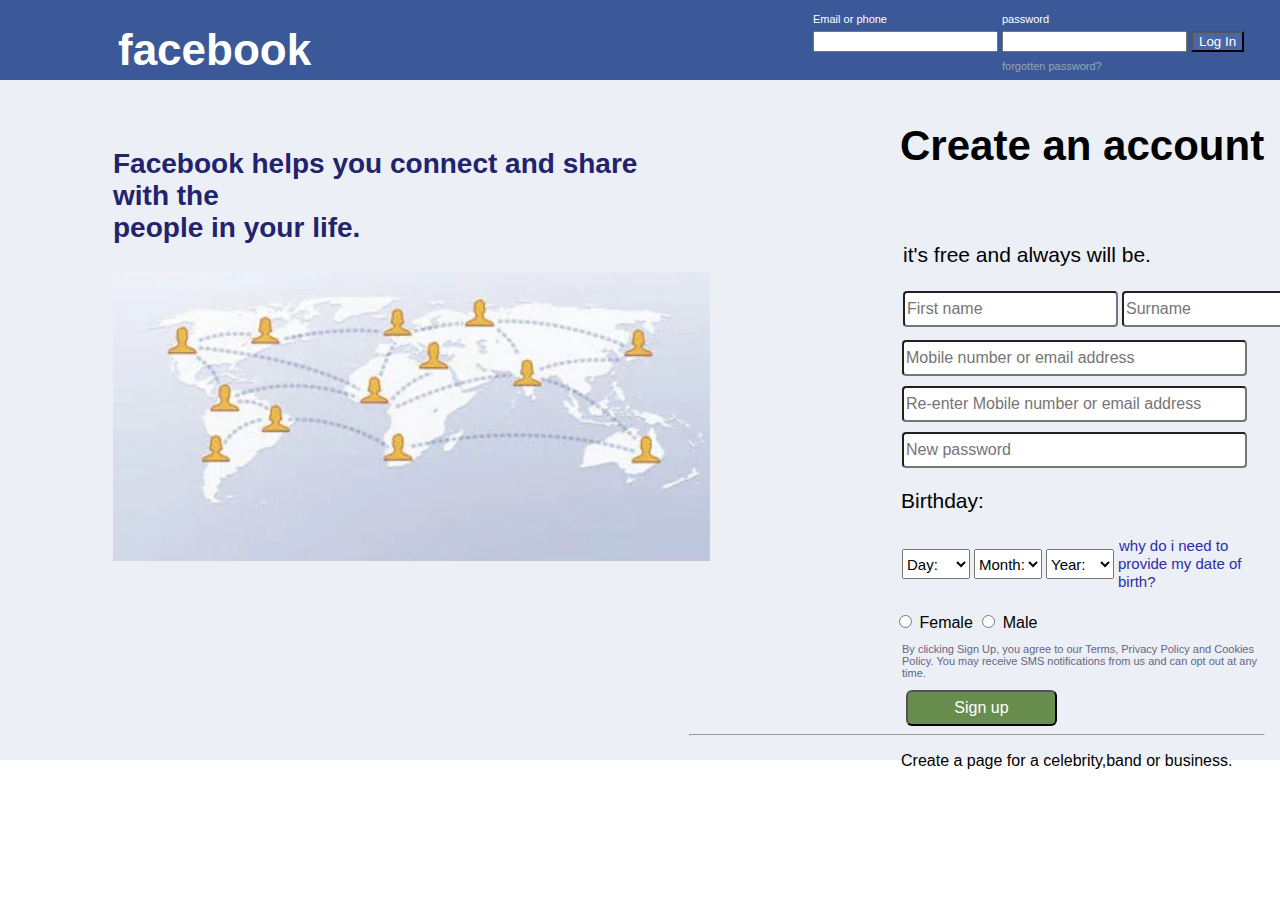
<file: fb/index.html>
<!DOCTYPE html>
<html lang="en">
<head>
    <meta charset="UTF-8">
    <meta name="viewport" content="width=device-width, initial-scale=1.0">
    <title>facebookhomepage</title>
    <link href="index.css" type="text/css" rel="stylesheet">
</head>
<body>
    <div class="container">
        <div class="header">
            <div class="logo">
                <a class="logotext" href="index.html">facebook</a>
            </div>
            <div class="login">
             <form action="">

                <table class="longincontrol">
                   <tr>
                    <td><label class="loginlabel">Email or phone</label></td>
                    <td><label class="loginlabel">password</label></td>
                   </tr>
                   <tr>
                    <td><input type="text"></td>
                    <td><input type="text"></td>
                    <td><input class="button" type="submit" value="Log In"></td>
                   </tr>
                   <tr>
                    <td></td>
                    <td><a class="forgotten"href="forgotten.html">forgotten password?</a></td>
                   </tr>

                </table>

             </form>

            </div>

        </div>
        <div class="mainbody">
            <div class="main-left">
               <p class="textfont">Facebook helps you connect and share with the<br> people in your life.</p>
              
               <img class="image" src="fb1.jpg">
            </div>
            <div class="main-right">
              <p class="para1">Create an account</p>
             <p class="para2">it's free and always will be.</p>
             <form>
                <table class="table">
                <tr>
               <td><input class="text" type="text" placeholder="First name"></td> 
                <td><input class="text" type="text"placeholder="Surname"></td> 
                </tr>
                </table>
                <input class="bold" type="email"placeholder="Mobile number or email address">
    
                <input class="bold" type="email"placeholder="Re-enter Mobile number or email address">
            
                <input class="bold" type="email"placeholder="New password">
                <p class="bird">Birthday:</p>
                <table class="birth">
                    <tr class="birthday">
                        <td>
                            <select class="day" >
                            <option>Day:</option>
                            <option>1</option>
                            <option>2</option>
                            <option>3</option>
                            <option>4</option>
                            </select>
                        </td>
                        <td>
                            <select class="day">
                                <option>Month:</option>
                                <option>January</option>
                                <option>February</option>
                                <option>March</option>
                                <option>April</option>
                                <option>May</option>
                                <option>June</option>
                                <option>July</option>
                                <option>August</option>
                                <option>September</option>
                                <option>October</option>
                                <option>November</option>
                                <option>December</option>

                            </select>
                        </td>
                        <td>
                           <select class="day">
                            <option>Year:</option>
                            <option>1990</option>
                            <option>1991</option>
                            <option>1992</option>
                            <option>1993</option>
                            <option>1994</option>
                            <option>1995</option>
                            <option>1996</option>
                            <option>1997</option>
                            <option>1998</option>
                            <option>1999</option>
                            <option>2001</option>
                            <option>2002</option>
                            <option>2003</option>

                           </select>
                        </td>
                        <td>
                            <a class="datepara" href="index.html">why do i need to provide my date of birth?</a>
                        </td>
                    </tr>
                </table>    
                <br> 
                <input class="app" type="radio"name="hi">
                <label>Female</label>
                <input type="radio"name="hi">
                <label>Male</label>
                <p class="justtext">By clicking Sign Up, you agree to our Terms, Privacy Policy and Cookies Policy. You may receive SMS notifications from us and can opt out at any time.</p>
                <input class="signup"   type="submit" value="Sign up">
                <hr>
                <p class="last">Create a page for a celebrity,band or business.</p>
             </form>
               
            </div>

        </div>

    </div>
</body>
</html>
</file>
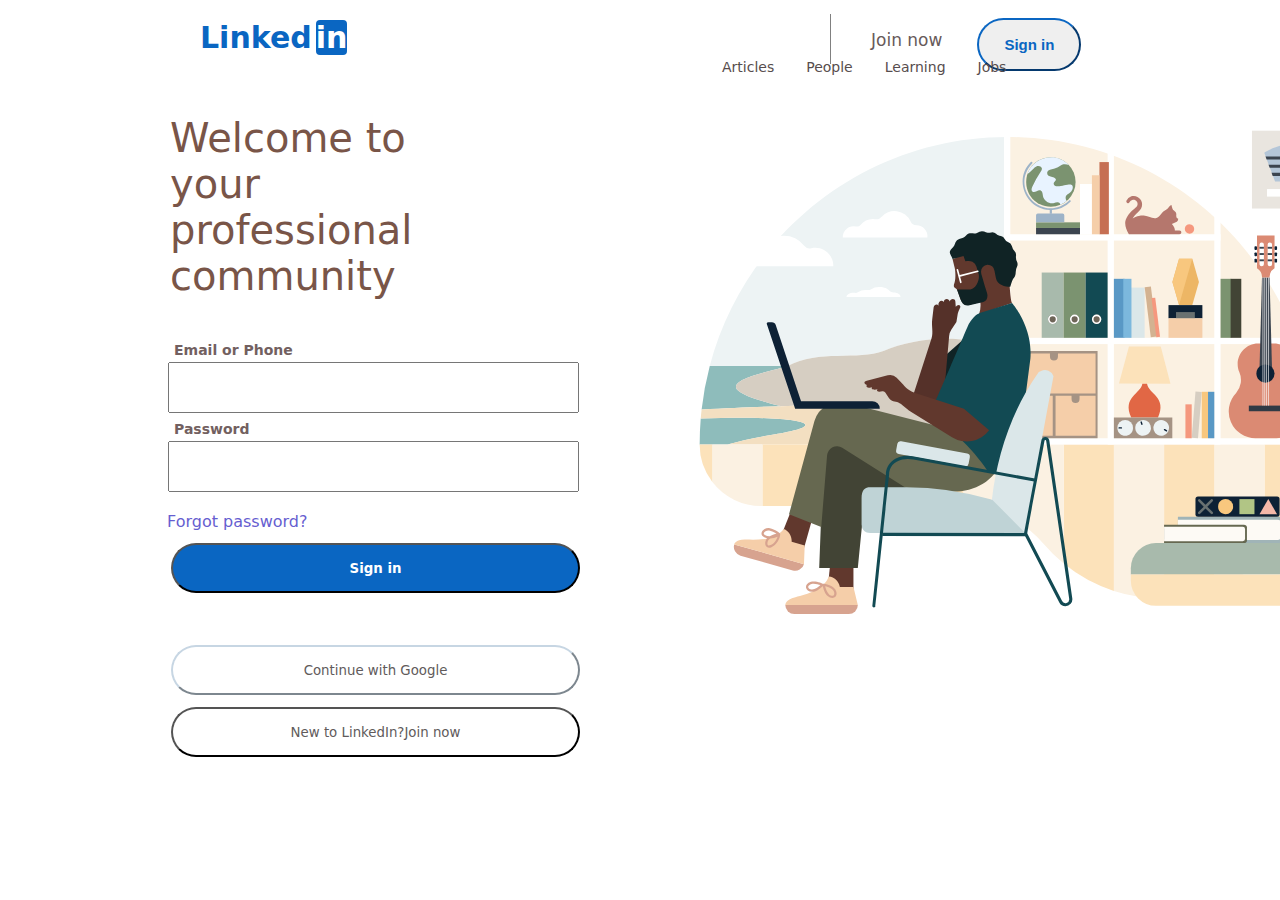
<file: LinkedIn/index.html/link.html>
<!DOCTYPE html>
<html lang="en">
<head>
    <meta charset="UTF-8">
    <meta name="viewport" content="width=device-width, initial-scale=1.0">
    <title>LinkedIn</title>
    <link href="link.css" type="text/css" rel="stylesheet">
    <link rel="stylesheet" href="https://cdnjs.cloudflare.com/ajax/libs/font-awesome/6.4.2/css/all.min.css" integrity="sha512-z3gLpd7yknf1YoNbCzqRKc4qyor8gaKU1qmn+CShxbuBusANI9QpRohGBreCFkKxLhei6S9CQXFEbbKuqLg0DA==" crossorigin="anonymous" referrerpolicy="no-referrer" />
</head>
<body>
    <div class="container">
        <div class="header">
            <div class="logo">
            <a class="linked" href="link.html">Linked</a>
            <a class="in" href="link.html">in</a>
            </div>
        </div>
        <div class="signin">
            <form>
            <i class="fa-regular fa-newspaper"></i>
            <i class="fa-sharp fa-solid fa-user-group"></i>
            <i class="fa-brands fa-leanpub"></i>
            <i class="fa-solid fa-briefcase"></i>
            <div class="vertical-line"></div>
            <p class="join" >Join now</p>
            <input class="submit" type="submit" value="Sign in">
        </div>
        <a class="icontext"  href="link.html">Articles</a>
        <a class="icontext2"  href="link.html">People</a>
        <a class="icontext2"  href="link.html">Learning</a>
        <a class="icontext2"  href="link.html">Jobs</a>
       

    
        <div class="mainbody"> 
            <div class="leftbody">
                <p class="text">Welcome to your<br>professional community</p>
                <form>
                    <table>
                    <tr><td><label class="id" >Email or Phone</label></td></tr>
                    <tr><td> <input class="box" type="text"></td></tr>
                    <tr><td></td></tr>
                    <tr><td><label class="id" >Password</label></td></tr>
                    <tr><td> <input class="box" type="text"></td></tr>
                    <tr><td></td></tr>
                    <tr><td></td></tr>
                    <tr><td></td></tr>
                    <tr><td></td></tr>

                    <tr><td><a class="password" href="link.html">Forgot password?</a></td></tr>
                    <tr><td></td></tr>
                    <tr><td></td></tr>
                    <tr><td><input class="symbol" type="submit" value="Sign in"></td></tr>
                    <tr><td></td></tr>
                    <tr><td></td></tr>
                    <tr><td></td></tr>
                    <tr><td></td></tr>
                    <tr><td></td></tr>
                    <tr><td></td></tr>
                    <tr><td></td></tr>
                    <tr><td></td></tr>
                    <tr><td></td></tr>
                    <tr><td></td></tr>
                    <tr><td></td></tr>
                    <tr><td></td></tr>
                    <tr><td><input class="google" type="submit" value="Continue with Google"></td></tr>
                    <tr><td></td></tr>
                    <tr><td></td></tr>
                    <tr><td><input class="google1" type="submit" value="New to LinkedIn?Join now"></td></tr>
                    </table>
                </form>

            </div>
            <div class="rightbody">

                <img class="image" src="link.svg">

            </div>
            

        </form>
        </div>

    </div>

    
</body>
</html>
</file>
<file: fb/index.css>
.header{
    background: #3b5998;
    width:100%;
    height:80px;
}
body{
    margin:0;
    font-family: Helvetica, Arial, sans-serif;
}

.logo{
    width: 50%;
    padding-top: 25px;
    float: left;
}

.login{
    width:50%;
    float:left;
    padding-top:6px;
}
.logotext{
    color: #fff;
    font-size: 44px;
    font-weight: bold;
    text-decoration: none;
    font-family: Helvetica, Arial, sans-serif;
    margin-left:300px;
    margin-left: 118px;
}
.loginlabel{
  color:#fff;
  font-size:11px;
}
.longincontrol{
    margin-left: 170px;
}
.forgotten{
    color:#fff;
    text-decoration:none;
    font-size:11px;
    color:#97a4b5;
}
.button{
    background-color:#4a66a4;
    color:#fff;
    cursor: pointer;
}
.button:hover{
    background-color:#97a4b5;
}
.main-left{
    width: 45%;
    float: left;
    padding-left: 113px;
    padding-top: 40px;
}
.main-right{
    width:45%;
    float:left;

}
.mainbody{
    background:#eceff5;
    width:100%;
    height:680px;
}
 .image{
    width: 597px;
    float:left;
 }
 .textfont{
    font-size: 28px;
    font-weight: bold;
    color: rgb(33, 35, 109);
 }
 .para1{
    font-size: 42px;
    font-weight: bold;
    float: left;
    padding-left: 211px;
 }
 .para2{
    font-size: 21px;
    float: left;
    padding-left: 214px;
    padding-top:10px;
 }

 .table{
    padding-left: 211px;
 }
 .text{
    height: 30px;
    font-size: 16px;
    border-radius: 4px;
 }
 .bold{
    margin-left: 213px;
    width: 337px;
    height: 30px;
    font-size: 16px;
    margin-top: 10px;
    border-radius: 4px;
 }
 .bird{
    margin-left: 212px;
    font-size: 21px;

 }
 .birth{
    margin-left: 210px;
 }
 .day{
    height: 30px;
    width: 68px;
    font-size: 15px;
 }
 .datepara{
    font-size: 15px;
    margin-left: 1px;
    color: #2d2dac;
    text-decoration: none;
}
 .app{
    margin-left: 210px;
 }
 .justtext{
    margin-left: 213px;
    font-size: 10px;
    font-size: 11px;
    color: #66667f;
 }
 .signup{
    margin-left: 217px;
    width: 151px;
    height: 36px;
    color: #fff;
    background: #688d4f;
    font-size: 16px;
    border-radius: 6px;
 }
 .last{
    margin-left: 212px;
 }
</file>
<file: LinkedIn/index.html/link.css>
.container{
background:var(--artdeco-reset-base-background-transparent);
 width:100%;
 height:800px;
}
body{
    margin:0;
}
.linked{
    font-weight:bolder;
    text-decoration: none;
    font-family: -apple-system,system-ui,BlinkMacSystemFont,Segoe UI,Roboto,Helvetica Neue,Fira Sans,Ubuntu,Oxygen,Oxygen Sans,Cantarell,Droid Sans,Apple Color Emoji,Segoe UI Emoji,Segoe UI Emoji,Segoe UI Symbol,Lucida Grande,Helvetica,Arial,sans-serif;
    font-size: 30px;
    margin-left: 200px;
    color:#0a66c2;

}
.logo{
    width:50%;
    float:left;
    margin-top: 20px;
}
.signin{
    width:50%;
    float:left;
}
.in{
    font-weight:bolder;
    text-decoration: none;
    font-family: -apple-system,system-ui,BlinkMacSystemFont,Segoe UI,Roboto,Helvetica Neue,Fira Sans,Ubuntu,Oxygen,Oxygen Sans,Cantarell,Droid Sans,Apple Color Emoji,Segoe UI Emoji,Segoe UI Emoji,Segoe UI Symbol,Lucida Grande,Helvetica,Arial,sans-serif;

    font-size: 30px;
    background: #0a66c2;
    color:#fff;
    border-radius:4px;
    border-width: 15px;
}
.fa-newspaper{
  
    font-size:24px;
    color: gray;
    margin-top: 30px;
    float:left;

}
.icontext{
    font-size: 14px;
    color:#574d4d;
    text-decoration: none;
    font-family: -apple-system, system-ui, BlinkMacSystemFont, 'Segoe UI', Roboto, 'Helvetica Neue', 'Fira Sans', Ubuntu, Oxygen, 'Oxygen Sans', Cantarell, 'Droid Sans', 'Apple Color Emoji', 'Segoe UI Emoji', 'Segoe UI Emoji', 'Segoe UI Symbol', 'Lucida Grande', Helvetica, Arial, sans-serif;
    float:left;
    margin-left: 722px;
    margin-top: -12px;
}
.fa-user-group{
    margin-left: 50px;
    font-size:24px;
    color: gray;
    float:left;
    margin-top: 30px;
}
.icontext2{
    font-size: 14px;
     color:#574d4d;
    text-decoration: none;
    font-family: -apple-system, system-ui, BlinkMacSystemFont, 'Segoe UI', Roboto, 'Helvetica Neue', 'Fira Sans', Ubuntu, Oxygen, 'Oxygen Sans', Cantarell, 'Droid Sans', 'Apple Color Emoji', 'Segoe UI Emoji', 'Segoe UI Emoji', 'Segoe UI Symbol', 'Lucida Grande', Helvetica, Arial, sans-serif;
    margin-left: 32px;
    float:left;
    margin-top: -12px;
    

    
}
.fa-leanpub{
    font-size:24px;
    color: gray;
    margin-left: 50px;
    float:left;
    margin-top: 30px;
}
.fa-briefcase{
    margin-left: 45px;
    font-size:24px;
    color: gray;
    float:left;
    margin-top: 30px;
}
.vertical-line{
    width:1px;
    height:50px;
    background-color:gray;
    float:left;
    margin-top: 14px;
    margin-left:45px;
}
.join{
    color: rgb(103, 90, 90);
    padding-top: 13px;
    float: left;
    font-weight:500;
    margin-left: 40px;
    font-size: 17px;
    font-family: -apple-system, system-ui, BlinkMacSystemFont, 'Segoe UI', Roboto, 'Helvetica Neue', 'Fira Sans', Ubuntu, Oxygen, 'Oxygen Sans', Cantarell, 'Droid Sans', 'Apple Color Emoji', 'Segoe UI Emoji', 'Segoe UI Emoji', 'Segoe UI Symbol', 'Lucida Grande', Helvetica, Arial, sans-serif;
}
.submit{
    float: left;
    margin-top: 18px;
    margin-left: 35px;
    color:#0a66c2;
    font-weight: 600;
    font-size: 15px;
    width: 104px;
    height: 53px;
    border-radius: 37px;
    border-color:#0a66c2;
    cursor: pointer;
}
.submit:hover{
    background-color: aliceblue;
}

.leftbody{
    width:39%;
    float:left;
}
.rightbody{
    width:60%;
    float:left;
}
.text{
    font-family: -apple-system, system-ui, BlinkMacSystemFont, 'Segoe UI', Roboto, 'Helvetica Neue', 'Fira Sans', Ubuntu, Oxygen, 'Oxygen Sans', Cantarell, 'Droid Sans', 'Apple Color Emoji', 'Segoe UI Emoji', 'Segoe UI Emoji', 'Segoe UI Symbol', 'Lucida Grande', Helvetica, Arial, sans-serif;
    font-size: 40px;
    font-weight: 200;
    color:#795548;
    margin-left: 170px;
    float: left;
}
.id{
    float: left;
    margin-left: 171px;
    font-family: -apple-system, system-ui, BlinkMacSystemFont, 'Segoe UI', Roboto, 'Helvetica Neue', 'Fira Sans', Ubuntu, Oxygen, 'Oxygen Sans', Cantarell, 'Droid Sans', 'Apple Color Emoji', 'Segoe UI Emoji', 'Segoe UI Emoji', 'Segoe UI Symbol', 'Lucida Grande', Helvetica, Arial, sans-serif;
    font-size: 14px;
    font-weight: 600;
    color: #726060;
}
.box{
    float: left;
    margin-left: 165px;
    height: 45px;
    width: 403px;
    font-size: 25px;
    cursor: pointer;
}
.box:hover{
    background-color:#f1f5f7;
}



.password{
    float: left;
    margin-left: 164px;
    text-decoration: none;
    font-family: -apple-system, system-ui, BlinkMacSystemFont, 'Segoe UI', Roboto, 'Helvetica Neue', 'Fira Sans', Ubuntu, Oxygen, 'Oxygen Sans', Cantarell, 'Droid Sans', 'Apple Color Emoji', 'Segoe UI Emoji', 'Segoe UI Emoji', 'Segoe UI Symbol', 'Lucida Grande', Helvetica, Arial, sans-serif;
    font-weight: 500;
    color: #665ed0;
}
.symbol{
    float: left;
    border-radius: 41px;
    margin-left: 168px;
    width: 409px;
    height: 50px;
    color: #fff;
    background: #0a66c2;
    font-family: -apple-system, system-ui, BlinkMacSystemFont, 'Segoe UI', Roboto, 'Helvetica Neue', 'Fira Sans', Ubuntu, Oxygen, 'Oxygen Sans', Cantarell, 'Droid Sans', 'Apple Color Emoji', 'Segoe UI Emoji', 'Segoe UI Emoji', 'Segoe UI Symbol', 'Lucida Grande', Helvetica, Arial, sans-serif;
    font-weight: 700;
    cursor: pointer;
}
.symbol:hover{
    background: rgb(50, 50, 176);
}
.google{
    float: left;
    border-radius: 41px;
    margin-left: 168px;
    width: 409px;
    height: 50px;
    color:rgb(97, 91, 91);
    background:#fff;
    font-family: -apple-system, system-ui, BlinkMacSystemFont, 'Segoe UI', Roboto, 'Helvetica Neue', 'Fira Sans', Ubuntu, Oxygen, 'Oxygen Sans', Cantarell, 'Droid Sans', 'Apple Color Emoji', 'Segoe UI Emoji', 'Segoe UI Emoji', 'Segoe UI Symbol', 'Lucida Grande', Helvetica, Arial, sans-serif;
    font-weight: 500;
    cursor: pointer;
    border-color: rgb(199, 214, 227);
}
.google1{
    
    border-radius: 41px;
    margin-left: 168px;
    width: 409px;
    height: 50px;
    color:rgb(97, 91, 91);
    background:#fff;
    font-family: -apple-system, system-ui, BlinkMacSystemFont, 'Segoe UI', Roboto, 'Helvetica Neue', 'Fira Sans', Ubuntu, Oxygen, 'Oxygen Sans', Cantarell, 'Droid Sans', 'Apple Color Emoji', 'Segoe UI Emoji', 'Segoe UI Emoji', 'Segoe UI Symbol', 'Lucida Grande', Helvetica, Arial, sans-serif;
    font-weight: 500;
    cursor: pointer;
    border-color:black;
    float: left;
}
.image{
    float: left;
    width: 627px;
    height: 613px;
    margin-left: 195px;

}
</file>
